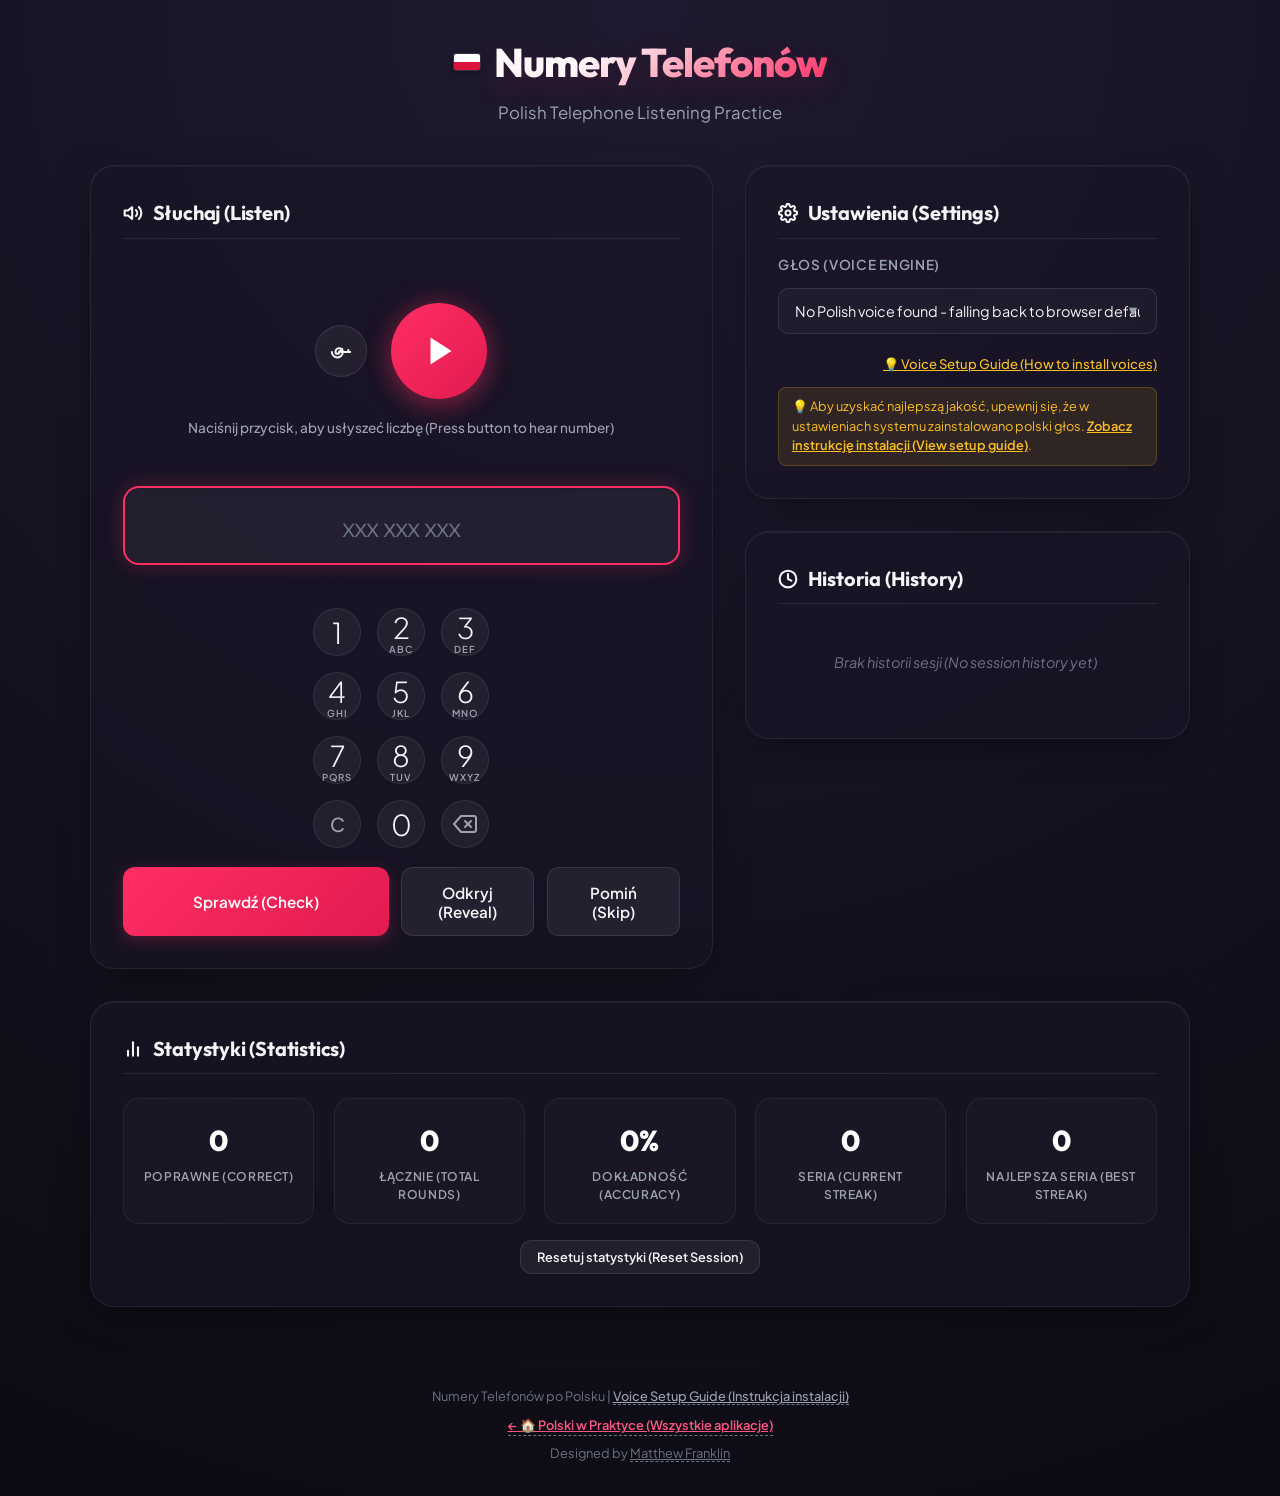
<file: index.html>
<!DOCTYPE html>
<html lang="pl" translate="no">
<head>
  <meta charset="UTF-8">
  <meta name="viewport" content="width=device-width, initial-scale=1.0">
  <meta name="google" content="notranslate">
  <meta name="google-site-verification" content="v5Ync3db5ME_PkkIbZeIAOeTJxsqjsdKLY2sR4P2wmw" />
  <!-- Site verifications -->
  <meta name="msvalidate.01" content="9C61C7104EEFD86EE01BC7C913FAF955" />
  <title>Numery Telefonów po Polsku | Polish Telephone Practice</title>
  <meta name="description" content="Improve your Polish listening skills by practicing spelling and pronunciation of Polish telephone numbers.">
  <link rel="stylesheet" href="style.css">
  <link rel="icon" type="image/svg+xml" href="favicon.svg">

  <!-- GoatCounter analytics -->
  <script data-goatcounter="https://ippikin.goatcounter.com/count"
          async src="//gc.zgo.at/count.js"></script>

  <!-- Schema.org JSON-LD -->
  <script type="application/ld+json">
  {
    "@context": "https://schema.org",
    "@type": "WebApplication",
    "name": "Numery Telefonów po Polsku - Polish Telephone Practice",
    "url": "https://ippikin.github.io/polish-telephone-practice/",
    "description": "Improve your Polish listening skills by practicing spelling and pronunciation of Polish telephone numbers.",
    "applicationCategory": "EducationalApplication",
    "operatingSystem": "All",
    "browserRequirements": "Requires JavaScript and Web Speech API support",
    "author": {
      "@type": "Person",
      "name": "Matthew Franklin",
      "url": "https://www.linkedin.com/in/matthew-franklin-eu-uk/"
    },
    "inLanguage": ["pl", "en"],
    "offers": {
      "@type": "Offer",
      "price": "0",
      "priceCurrency": "USD"
    }
  }
  </script>
</head>
<body>
  <div class="container">
    <header>
      <div class="logo-wrapper">
        <div class="polish-flag-badge">
          <div class="flag-white"></div>
          <div class="flag-red"></div>
        </div>
        <h1>Numery Telefonów</h1>
      </div>
      <p>Polish Telephone Listening Practice</p>
    </header>

    <main class="app-grid">
      <!-- Left Column: Interactive Practice -->
      <section class="glass-panel practice-card" id="practice-card-section">
        <h2 class="panel-title">
          <svg width="20" height="20" viewBox="0 0 24 24" fill="none" stroke="currentColor" stroke-width="2.5" stroke-linecap="round" stroke-linejoin="round">
            <polygon points="11 5 6 9 2 9 2 15 6 15 11 19 11 5"></polygon>
            <path d="M19.07 4.93a10 10 0 0 1 0 14.14M15.54 8.46a5 5 0 0 1 0 7.07"></path>
          </svg>
          Słuchaj (Listen)
        </h2>

        <div class="audio-section">
          <div class="audio-controls">
            <!-- Slow Speech Button -->
            <button class="play-slow-btn" id="play-slow-btn" title="Graj powoli (Play slow speed - 0.55x)">
              <svg xmlns="http://www.w3.org/2000/svg" width="22" height="22" viewBox="0 0 24 24" fill="none" stroke="currentColor" stroke-width="2.2" stroke-linecap="round" stroke-linejoin="round">
                <path d="M2 13a6 6 0 1 0 12 0 4 4 0 1 0-8 0 2 2 0 1 0 4 0" />
                <path d="m10 13 3.3-3.3" />
                <path d="M12 13h10" />
                <path d="M20 11v2" />
              </svg>
            </button>

            <!-- Main Play Button -->
            <button class="play-main-btn" id="play-btn" title="Graj (Play normal speed - 1.0x)">
              <svg viewBox="0 0 24 24">
                <polygon points="5,3 19,12 5,21"></polygon>
              </svg>
            </button>
          </div>
          <div class="audio-hint">Naciśnij przycisk, aby usłyszeć liczbę (Press button to hear number)</div>
        </div>

        <div class="input-form">
          <div class="input-group">
            <input type="tel" id="user-input" class="input-field" placeholder="XXX XXX XXX" autocomplete="off" required>
          </div>
          
          <!-- Dial Pad UI -->
          <div class="dial-pad">
            <button class="dial-btn" data-key="1">1</button>
            <button class="dial-btn" data-key="2">2<span class="dial-sub">ABC</span></button>
            <button class="dial-btn" data-key="3">3<span class="dial-sub">DEF</span></button>
            <button class="dial-btn" data-key="4">4<span class="dial-sub">GHI</span></button>
            <button class="dial-btn" data-key="5">5<span class="dial-sub">JKL</span></button>
            <button class="dial-btn" data-key="6">6<span class="dial-sub">MNO</span></button>
            <button class="dial-btn" data-key="7">7<span class="dial-sub">PQRS</span></button>
            <button class="dial-btn" data-key="8">8<span class="dial-sub">TUV</span></button>
            <button class="dial-btn" data-key="9">9<span class="dial-sub">WXYZ</span></button>
            <button class="dial-btn dial-action" id="dial-clear">C</button>
            <button class="dial-btn" data-key="0">0</button>
            <button class="dial-btn dial-action" id="dial-backspace">
              <svg xmlns="http://www.w3.org/2000/svg" width="24" height="24" viewBox="0 0 24 24" fill="none" stroke="currentColor" stroke-width="2" stroke-linecap="round" stroke-linejoin="round"><path d="M21 4H8l-7 8 7 8h13a2 2 0 0 0 2-2V6a2 2 0 0 0-2-2z"></path><line x1="18" y1="9" x2="12" y2="15"></line><line x1="12" y1="9" x2="18" y2="15"></line></svg>
            </button>
          </div>
          
          <div class="form-buttons">
            <button class="btn btn-primary" id="check-btn">Sprawdź (Check)</button>
            <button class="btn btn-secondary" id="reveal-btn" title="Odkryj odpowiedź (Reveal spelling and answer)">Odkryj (Reveal)</button>
            <button class="btn btn-secondary" id="skip-btn" title="Pomiń tę liczbę (Skip to next number)">Pomiń (Skip)</button>
          </div>
        </div>

        <!-- Feedback UI -->
        <div class="feedback hidden" id="feedback">
          <div class="feedback-header">
            <h3 id="feedback-title">Dobrze! (Correct!)</h3>
          </div>
          <div class="feedback-details" id="feedback-message">
            Liczba (Number): <strong>0</strong>
          </div>
          <div class="feedback-spelling" id="feedback-spelling">
            Słownie (In words): <span class="polish-spelling-highlight">zero</span>
          </div>
        </div>
      </section>

      <!-- Right Column: Settings & History -->
      <div class="config-card">
        <!-- Settings Panel -->
        <section class="glass-panel">
          <h2 class="panel-title">
            <svg width="20" height="20" viewBox="0 0 24 24" fill="none" stroke="currentColor" stroke-width="2.5" stroke-linecap="round" stroke-linejoin="round">
              <circle cx="12" cy="12" r="3"></circle>
              <path d="M19.4 15a1.65 1.65 0 0 0 .33 1.82l.06.06a2 2 0 1 1-2.83 2.83l-.06-.06a1.65 1.65 0 0 0-1.82-.33 1.65 1.65 0 0 0-1 1.51V21a2 2 0 0 1-4 0v-.09A1.65 1.65 0 0 0 9 19.4a1.65 1.65 0 0 0-1.82.33l-.06.06a2 2 0 1 1-2.83-2.83l.06-.06a1.65 1.65 0 0 0 .33-1.82 1.65 1.65 0 0 0-1.51-1H3a2 2 0 0 1 0-4h.09A1.65 1.65 0 0 0 4.6 9a1.65 1.65 0 0 0-.33-1.82l-.06-.06a2 2 0 1 1 2.83-2.83l.06.06a1.65 1.65 0 0 0 1.82.33H9a1.65 1.65 0 0 0 1-1.51V3a2 2 0 0 1 4 0v.09a1.65 1.65 0 0 0 1 1.51 1.65 1.65 0 0 0 1.82-.33l.06-.06a2 2 0 1 1 2.83 2.83l-.06.06a1.65 1.65 0 0 0-.33 1.82V9a1.65 1.65 0 0 0 1.51 1H21a2 2 0 0 1 0 4h-.09a1.65 1.65 0 0 0-1.51 1z"></path>
            </svg>
            Ustawienia (Settings)
          </h2>



          <div class="section-group">
            <label for="voice-select">Głos (Voice Engine)</label>
            <div class="select-wrapper">
              <select id="voice-select" class="custom-select">
                <option value="">Wyszukiwanie głosów... (Loading voices...)</option>
              </select>
            </div>
            <div style="margin-top: 0.5rem; display: flex; justify-content: flex-end;">
              <a href="instructions.html" style="font-size: 0.82rem; color: #fbbf24; text-decoration: underline; font-weight: 500;">
                💡 Voice Setup Guide (How to install voices)
              </a>
            </div>
            <div class="voice-warning" id="voice-warning">
              💡 Aby uzyskać najlepszą jakość, upewnij się, że w ustawieniach systemu zainstalowano polski głos. <a href="instructions.html" style="color: #fbbf24; text-decoration: underline; font-weight: 600;">Zobacz instrukcję instalacji (View setup guide)</a>.
            </div>
          </div>
        </section>

        <!-- History Panel -->
        <section class="glass-panel history-card">
          <h2 class="panel-title">
            <svg width="20" height="20" viewBox="0 0 24 24" fill="none" stroke="currentColor" stroke-width="2.5" stroke-linecap="round" stroke-linejoin="round">
              <circle cx="12" cy="12" r="10"></circle>
              <polyline points="12 6 12 12 16 14"></polyline>
            </svg>
            Historia (History)
          </h2>
          <ul class="history-list" id="history-list">
            <!-- Populated via Javascript -->
            <li class="history-empty">Brak historii sesji (No session history yet)</li>
          </ul>
        </section>
      </div>

      <!-- Statistics Panel (Full Width Bottom) -->
      <section class="glass-panel stats-container">
        <h2 class="panel-title" style="margin-bottom: 1.5rem;">
          <svg width="20" height="20" viewBox="0 0 24 24" fill="none" stroke="currentColor" stroke-width="2.5" stroke-linecap="round" stroke-linejoin="round">
            <line x1="18" y1="20" x2="18" y2="10"></line>
            <line x1="12" y1="20" x2="12" y2="4"></line>
            <line x1="6" y1="20" x2="6" y2="14"></line>
          </svg>
          Statystyki (Statistics)
        </h2>
        <div class="stats-grid">
          <div class="stat-card">
            <div class="stat-val" id="stats-correct">0</div>
            <div class="stat-label">Poprawne (Correct)</div>
          </div>
          <div class="stat-card">
            <div class="stat-val" id="stats-total">0</div>
            <div class="stat-label">Łącznie (Total Rounds)</div>
          </div>
          <div class="stat-card">
            <div class="stat-val" id="stats-accuracy">0%</div>
            <div class="stat-label">Dokładność (Accuracy)</div>
          </div>
          <div class="stat-card">
            <div class="stat-val" id="stats-streak">0</div>
            <div class="stat-label">Seria (Current Streak)</div>
          </div>
          <div class="stat-card">
            <div class="stat-val" id="stats-max-streak">0</div>
            <div class="stat-label">Najlepsza seria (Best Streak)</div>
          </div>
        </div>
        <div style="display: flex; justify-content: center;">
          <button class="btn btn-secondary reset-stats-btn" id="reset-stats-btn">Resetuj statystyki (Reset Session)</button>
        </div>
      </section>
    </main>

    <footer>
      <p>Numery Telefonów po Polsku | <a href="instructions.html" style="color: var(--text-secondary); text-decoration: underline; font-weight: 500;">Voice Setup Guide (Instrukcja instalacji)</a></p>
      <p style="margin-top: 0.6rem;">
        <a href="https://ippikin.github.io/" style="color: var(--accent-red-hover); text-decoration: underline; font-weight: 600; display: inline-flex; align-items: center; gap: 6px;">
          ← 🏠 Polski w Praktyce (Wszystkie aplikacje)
        </a>
      </p>
      <p style="margin-top: 0.5rem;">Designed by <a href="https://www.linkedin.com/in/matthew-franklin-eu-uk/" target="_blank" rel="noopener noreferrer" style="color: inherit; text-decoration: underline;">Matthew Franklin</a></p>
    </footer>
  </div>

  <script src="app.js?v=2"></script>
  <!-- Re-build trigger comment to test automatic deployment -->
</body>
</html>
</file>
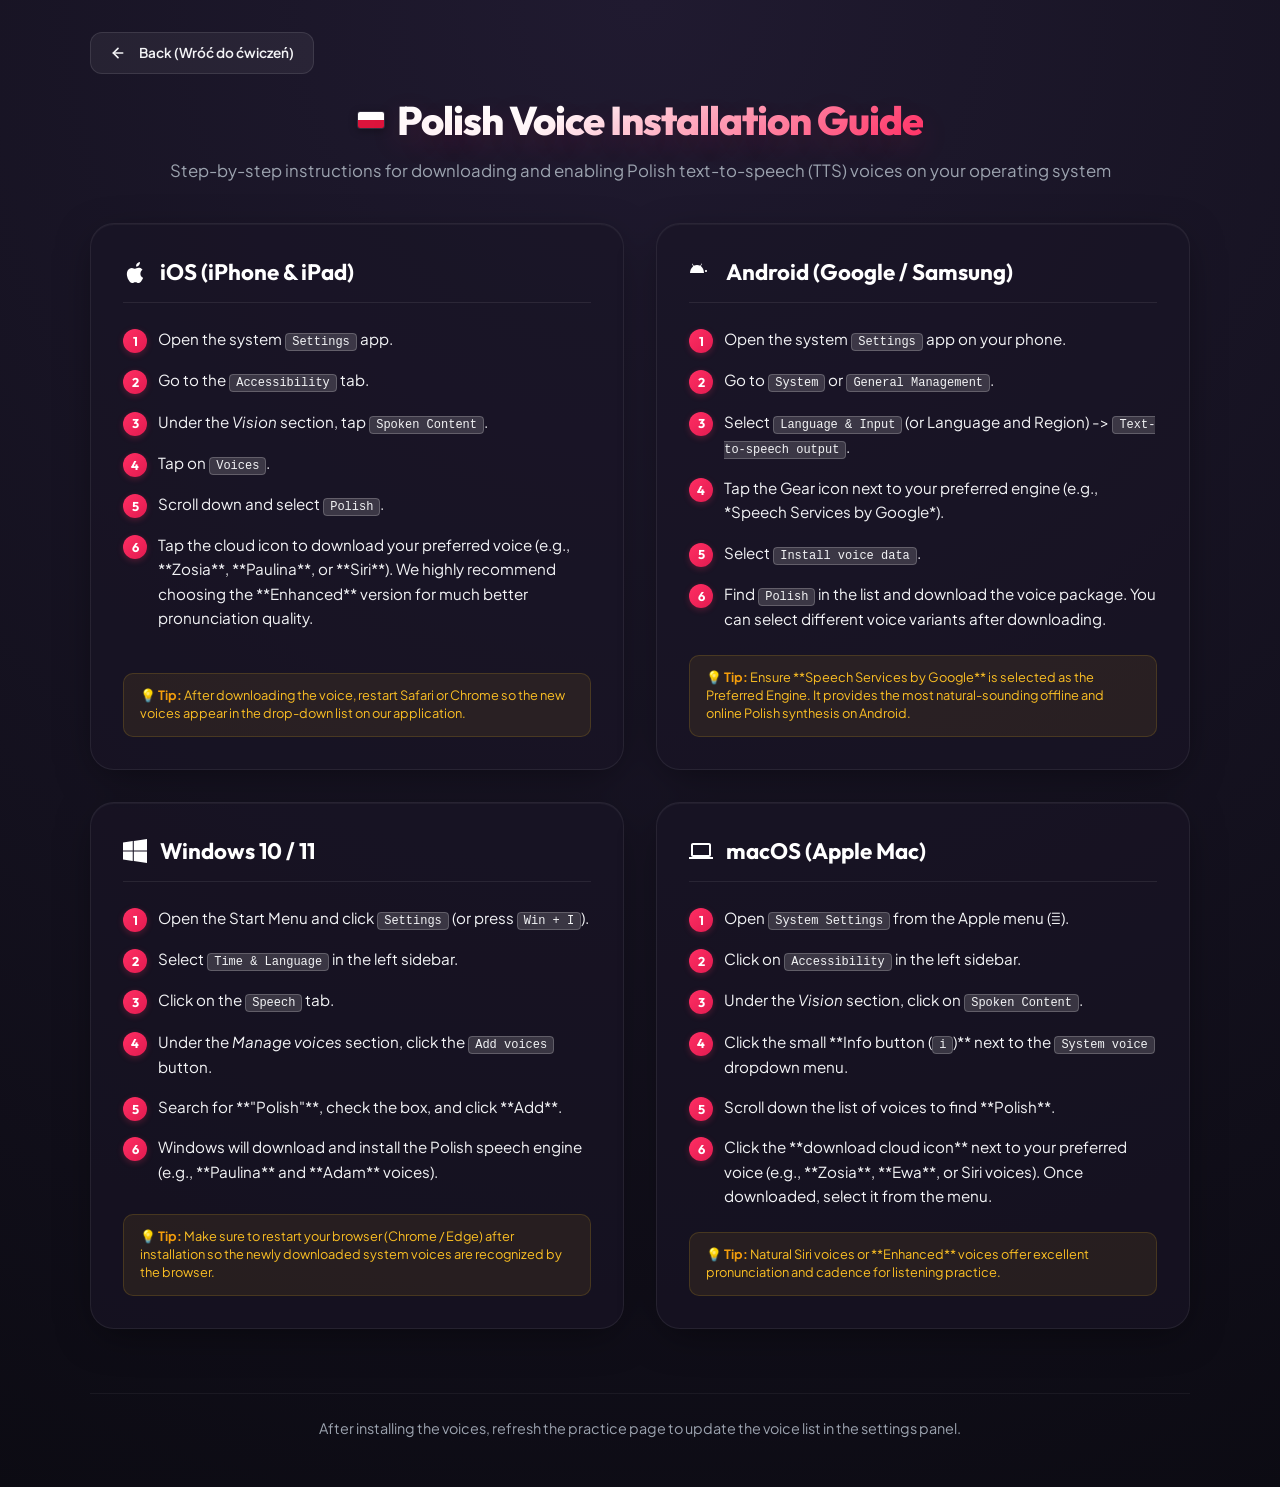
<file: instructions.html>
<!DOCTYPE html>
<html lang="en" translate="no">
<head>
  <meta charset="UTF-8">
  <meta name="viewport" content="width=device-width, initial-scale=1.0">
  <meta name="google" content="notranslate">
  <meta name="msvalidate.01" content="9C61C7104EEFD86EE01BC7C913FAF955" />
  <title>Polish Voice Installation Guide | Numery Telefonów po Polsku</title>
  <meta name="description" content="Step-by-step guide on how to download and install Polish text-to-speech (TTS) voices on Android, iOS, Windows, and macOS.">
  <link rel="stylesheet" href="style.css">
  <link rel="icon" type="image/svg+xml" href="favicon.svg">
  <style>
    /* Specific styles for the instructions page */
    .back-btn-container {
      margin-bottom: 1rem;
      animation: fadeInDown 0.8s ease-out;
    }
    
    .instructions-grid {
      display: grid;
      grid-template-columns: repeat(auto-fit, minmax(450px, 1fr));
      gap: 2rem;
      animation: fadeInUp 0.8s ease-out 0.2s both;
    }
    
    @media (max-width: 960px) {
      .instructions-grid {
        grid-template-columns: 1fr;
      }
    }
    
    .os-card {
      display: flex;
      flex-direction: column;
      gap: 1.5rem;
      height: 100%;
    }
    
    .os-header {
      display: flex;
      align-items: center;
      gap: 0.8rem;
      font-size: 1.4rem;
      font-family: var(--font-display);
      font-weight: 700;
      color: #ffffff;
      border-bottom: 1px solid rgba(255, 255, 255, 0.08);
      padding-bottom: 0.8rem;
    }
    
    .os-icon {
      width: 24px;
      height: 24px;
      fill: currentColor;
    }
    
    .steps-list {
      list-style-type: none;
      display: flex;
      flex-direction: column;
      gap: 1rem;
      padding-left: 0;
      flex-grow: 1;
    }
    
    .steps-list li {
      position: relative;
      padding-left: 2.2rem;
      font-size: 0.95rem;
      line-height: 1.6;
      color: var(--text-primary);
    }
    
    .steps-list li::before {
      content: attr(data-step);
      position: absolute;
      left: 0;
      top: 2px;
      width: 24px;
      height: 24px;
      background: linear-gradient(135deg, var(--accent-red) 0%, #e21b50 100%);
      color: #ffffff;
      font-family: var(--font-display);
      font-weight: 700;
      font-size: 0.8rem;
      border-radius: 50%;
      display: flex;
      align-items: center;
      justify-content: center;
      box-shadow: 0 2px 6px var(--accent-red-glow);
    }
    
    .os-tip {
      font-size: 0.8rem;
      color: #fbbf24;
      background: rgba(251, 191, 36, 0.08);
      padding: 0.8rem 1rem;
      border-radius: 10px;
      border: 1px solid rgba(251, 191, 36, 0.15);
      margin-top: auto;
      line-height: 1.4;
    }
    
    .os-tip strong {
      color: #f59e0b;
    }
    
    .instructions-footer {
      text-align: center;
      margin-top: 2rem;
      padding: 1.5rem;
      border-top: 1px solid rgba(255, 255, 255, 0.05);
    }
    
    .instructions-footer p {
      color: var(--text-secondary);
      font-size: 0.9rem;
    }
  </style>

  <!-- GoatCounter analytics -->
  <script data-goatcounter="https://ippikin.goatcounter.com/count"
          async src="//gc.zgo.at/count.js"></script>
</head>
<body>
  <div class="container">
    <header>
      <div class="back-btn-container" style="display: flex; justify-content: flex-start;">
        <a href="index.html" class="btn btn-secondary" style="font-size: 0.85rem; padding: 0.6rem 1.2rem;">
          <svg width="16" height="16" viewBox="0 0 24 24" fill="none" stroke="currentColor" stroke-width="2.5" stroke-linecap="round" stroke-linejoin="round" style="margin-right: 0.3rem;">
            <line x1="19" y1="12" x2="5" y2="12"></line>
            <polyline points="12 19 5 12 12 5"></polyline>
          </svg>
          Back (Wróć do ćwiczeń)
        </a>
      </div>
      
      <div class="logo-wrapper">
        <div class="polish-flag-badge">
          <div class="flag-white"></div>
          <div class="flag-red"></div>
        </div>
        <h1>Polish Voice Installation Guide</h1>
      </div>
      <p>Step-by-step instructions for downloading and enabling Polish text-to-speech (TTS) voices on your operating system</p>
    </header>

    <main class="instructions-grid">
      <!-- iOS Section -->
      <section class="glass-panel os-card">
        <h2 class="os-header">
          <!-- Apple Icon -->
          <svg class="os-icon" viewBox="0 0 24 24">
            <path fill="currentColor" d="M18.71 19.5C17.88 20.74 17 21.95 15.66 21.97C14.32 22 13.89 21.18 12.37 21.18C10.84 21.18 10.37 21.95 9.1 22C7.79 22.05 6.8 20.68 5.96 19.47C4.25 17 2.94 12.45 4.7 9.39C5.57 7.87 7.13 6.91 8.82 6.88C10.1 6.86 11.32 7.75 12.11 7.75C12.89 7.75 14.37 6.68 15.92 6.84C16.57 6.87 18.39 7.1 19.56 8.82C19.47 8.88 17.39 10.1 17.41 12.63C17.44 15.65 20.06 16.66 20.1 16.67C20.08 16.74 19.67 18.11 18.71 19.5M15.97 4.17C16.63 3.37 17.07 2.28 16.95 1C15.96 1.04 14.76 1.66 14.05 2.5C13.45 3.19 12.92 4.3 13.08 5.56C14.18 5.65 15.3 4.98 15.97 4.17Z"/>
          </svg>
          iOS (iPhone & iPad)
        </h2>
        
        <ul class="steps-list">
          <li data-step="1">Open the system <span class="kbd">Settings</span> app.</li>
          <li data-step="2">Go to the <span class="kbd">Accessibility</span> tab.</li>
          <li data-step="3">Under the <i>Vision</i> section, tap <span class="kbd">Spoken Content</span>.</li>
          <li data-step="4">Tap on <span class="kbd">Voices</span>.</li>
          <li data-step="5">Scroll down and select <span class="kbd">Polish</span>.</li>
          <li data-step="6">Tap the cloud icon to download your preferred voice (e.g., **Zosia**, **Paulina**, or **Siri**). We highly recommend choosing the **Enhanced** version for much better pronunciation quality.</li>
        </ul>
        
        <div class="os-tip">
          💡 <strong>Tip:</strong> After downloading the voice, restart Safari or Chrome so the new voices appear in the drop-down list on our application.
        </div>
      </section>

      <!-- Android Section -->
      <section class="glass-panel os-card">
        <h2 class="os-header">
          <!-- Android Icon -->
          <svg class="os-icon" viewBox="0 0 24 24">
            <path fill="currentColor" d="M7 11c.55 0 1-.45 1-1s-.45-1-1-1-1 .45-1 1 .45 1 1 1zm10 0c.55 0 1-.45 1-1s-.45-1-1-1-1 .45-1 1 .45 1 1 1zm-5.17-5.91l1.17-2.03c.09-.15.04-.34-.1-.43-.15-.09-.34-.04-.43.1l-1.19 2.06C10.23 4.3 9.17 4 8 4s-2.23.3-3.28.84L3.53 2.78c-.09-.15-.28-.2-.43-.1-.15.09-.2.28-.1.43l1.17 2.03C2.17 6.82 1 9.27 1 12h14c0-2.73-1.17-5.18-3.17-6.91z"/>
          </svg>
          Android (Google / Samsung)
        </h2>
        
        <ul class="steps-list">
          <li data-step="1">Open the system <span class="kbd">Settings</span> app on your phone.</li>
          <li data-step="2">Go to <span class="kbd">System</span> or <span class="kbd">General Management</span>.</li>
          <li data-step="3">Select <span class="kbd">Language & Input</span> (or Language and Region) -> <span class="kbd">Text-to-speech output</span>.</li>
          <li data-step="4">Tap the Gear icon next to your preferred engine (e.g., *Speech Services by Google*).</li>
          <li data-step="5">Select <span class="kbd">Install voice data</span>.</li>
          <li data-step="6">Find <span class="kbd">Polish</span> in the list and download the voice package. You can select different voice variants after downloading.</li>
        </ul>
        
        <div class="os-tip">
          💡 <strong>Tip:</strong> Ensure **Speech Services by Google** is selected as the Preferred Engine. It provides the most natural-sounding offline and online Polish synthesis on Android.
        </div>
      </section>

      <!-- Windows Section -->
      <section class="glass-panel os-card">
        <h2 class="os-header">
          <!-- Windows Icon -->
          <svg class="os-icon" viewBox="0 0 24 24">
            <path fill="currentColor" d="M0 3.449L9.75 2.1v9.45H0V3.449zM0 12.45h9.75v9.45L0 20.551v-8.1zM10.8 1.95L24 0v11.55H10.8V1.95zM10.8 12.45H24v11.55l-13.2-1.95v-9.6z"/>
          </svg>
          Windows 10 / 11
        </h2>
        
        <ul class="steps-list">
          <li data-step="1">Open the Start Menu and click <span class="kbd">Settings</span> (or press <span class="kbd">Win + I</span>).</li>
          <li data-step="2">Select <span class="kbd">Time & Language</span> in the left sidebar.</li>
          <li data-step="3">Click on the <span class="kbd">Speech</span> tab.</li>
          <li data-step="4">Under the <i>Manage voices</i> section, click the <span class="kbd">Add voices</span> button.</li>
          <li data-step="5">Search for **"Polish"**, check the box, and click **Add**.</li>
          <li data-step="6">Windows will download and install the Polish speech engine (e.g., **Paulina** and **Adam** voices).</li>
        </ul>
        
        <div class="os-tip">
          💡 <strong>Tip:</strong> Make sure to restart your browser (Chrome / Edge) after installation so the newly downloaded system voices are recognized by the browser.
        </div>
      </section>

      <!-- macOS Section -->
      <section class="glass-panel os-card">
        <h2 class="os-header">
          <!-- macOS Icon -->
          <svg class="os-icon" viewBox="0 0 24 24">
            <path fill="currentColor" d="M20 18c1.1 0 2-.9 2-2V6c0-1.1-.9-2-2-2H4c-1.1 0-2 .9-2 2v10c0 1.1.9 2 2 2H0v2h24v-2h-4zM4 6h16v10H4V6z"/>
          </svg>
          macOS (Apple Mac)
        </h2>
        
        <ul class="steps-list">
          <li data-step="1">Open <span class="kbd">System Settings</span> from the Apple menu ().</li>
          <li data-step="2">Click on <span class="kbd">Accessibility</span> in the left sidebar.</li>
          <li data-step="3">Under the <i>Vision</i> section, click on <span class="kbd">Spoken Content</span>.</li>
          <li data-step="4">Click the small **Info button (<span class="kbd">i</span>)** next to the <span class="kbd">System voice</span> dropdown menu.</li>
          <li data-step="5">Scroll down the list of voices to find **Polish**.</li>
          <li data-step="6">Click the **download cloud icon** next to your preferred voice (e.g., **Zosia**, **Ewa**, or Siri voices). Once downloaded, select it from the menu.</li>
        </ul>
        
        <div class="os-tip">
          💡 <strong>Tip:</strong> Natural Siri voices or **Enhanced** voices offer excellent pronunciation and cadence for listening practice.
        </div>
      </section>
    </main>

    <div class="instructions-footer">
      <p>After installing the voices, refresh the practice page to update the voice list in the settings panel.</p>
    </div>
  </div>
</body>
</html>
</file>
<file: style.css>
/* 
   Polish Number Listening Practice - Styling
   Dark Glassmorphism Theme with Polish Flag Crimson/White Accents
*/

@import url('https://fonts.googleapis.com/css2?family=Outfit:wght@300;400;500;600;700;800&family=Plus+Jakarta+Sans:wght@300;400;500;600;700&display=swap');

:root {
  --bg-gradient: radial-gradient(circle at 50% 0%, #201a30 0%, #0c0b13 100%);
  --panel-bg: rgba(25, 21, 38, 0.65);
  --panel-border: rgba(255, 255, 255, 0.07);
  --panel-glow: 0 10px 40px -10px rgba(0, 0, 0, 0.5);
  
  --accent-red: #ff2e63;
  --accent-red-glow: rgba(255, 46, 99, 0.25);
  --accent-red-hover: #ff5782;
  
  --accent-white: #ffffff;
  --accent-white-glow: rgba(255, 255, 255, 0.15);
  
  --text-primary: #f3f4f6;
  --text-secondary: #9ca3af;
  --text-muted: #6b7280;
  
  --color-success: #10b981;
  --color-success-glow: rgba(16, 185, 129, 0.15);
  --color-danger: #ef4444;
  --color-danger-glow: rgba(239, 68, 68, 0.15);
  
  --font-display: 'Outfit', sans-serif;
  --font-sans: 'Plus Jakarta Sans', sans-serif;
  
  --transition-smooth: all 0.3s cubic-bezier(0.4, 0, 0.2, 1);
  --transition-bounce: all 0.4s cubic-bezier(0.175, 0.885, 0.32, 1.275);
}

* {
  box-sizing: border-box;
  margin: 0;
  padding: 0;
}

body {
  font-family: var(--font-sans);
  background: var(--bg-gradient);
  color: var(--text-primary);
  min-height: 100vh;
  display: flex;
  flex-direction: column;
  align-items: center;
  padding: 2rem 1rem;
  overflow-x: hidden;
  line-height: 1.5;
}

.container {
  width: 100%;
  max-width: 1100px;
  margin: 0 auto;
  display: flex;
  flex-direction: column;
  gap: 2rem;
}

/* Header Styling */
header {
  text-align: center;
  margin-bottom: 0.5rem;
  animation: fadeInDown 0.8s ease-out;
}

.logo-wrapper {
  display: flex;
  align-items: center;
  justify-content: center;
  gap: 0.8rem;
  margin-bottom: 0.5rem;
}

.polish-flag-badge {
  display: inline-flex;
  flex-direction: column;
  width: 28px;
  height: 18px;
  border-radius: 3px;
  overflow: hidden;
  box-shadow: 0 2px 8px rgba(0, 0, 0, 0.3);
  border: 1px solid rgba(255, 255, 255, 0.1);
}

.flag-white {
  background: #ffffff;
  flex: 1;
}

.flag-red {
  background: #dc143c;
  flex: 1;
}

h1 {
  font-family: var(--font-display);
  font-weight: 800;
  font-size: 2.5rem;
  letter-spacing: -0.025em;
  background: linear-gradient(135deg, var(--accent-white) 30%, var(--accent-red) 100%);
  -webkit-background-clip: text;
  -webkit-text-fill-color: transparent;
  text-shadow: 0 10px 30px rgba(255, 46, 99, 0.15);
}

header p {
  color: var(--text-secondary);
  font-size: 1.05rem;
  font-weight: 400;
}

/* Main Grid Layout */
.app-grid {
  display: grid;
  grid-template-columns: 1.4fr 1fr;
  gap: 2rem;
  align-items: start;
  animation: fadeInUp 0.8s ease-out 0.2s both;
}

@media (max-width: 900px) {
  .app-grid {
    grid-template-columns: 1fr;
  }
}

/* Glassmorphic Panel Base */
.glass-panel {
  background: var(--panel-bg);
  backdrop-filter: blur(16px);
  -webkit-backdrop-filter: blur(16px);
  border: 1px solid var(--panel-border);
  border-radius: 24px;
  padding: 2rem;
  box-shadow: var(--panel-glow), inset 0 1px 1px rgba(255, 255, 255, 0.05);
  transition: var(--transition-smooth);
}

.glass-panel:hover {
  border-color: rgba(255, 255, 255, 0.12);
  box-shadow: 0 15px 50px -10px rgba(0, 0, 0, 0.6), 0 0 30px rgba(255, 46, 99, 0.03);
}

/* Main Practice Card */
.practice-card {
  display: flex;
  flex-direction: column;
  gap: 2rem;
  position: relative;
  overflow: hidden;
}

/* Audio Player Section */
.audio-section {
  display: flex;
  flex-direction: column;
  align-items: center;
  gap: 1.2rem;
  padding: 1rem 0;
}

.audio-controls {
  display: flex;
  gap: 1.5rem;
  align-items: center;
}

.play-main-btn {
  width: 96px;
  height: 96px;
  border-radius: 50%;
  background: linear-gradient(135deg, var(--accent-red) 0%, #e21b50 100%);
  border: none;
  cursor: pointer;
  display: flex;
  align-items: center;
  justify-content: center;
  box-shadow: 0 0 30px var(--accent-red-glow), 0 8px 24px rgba(255, 46, 99, 0.3);
  transition: var(--transition-bounce);
  outline: none;
  position: relative;
}

.play-main-btn::after {
  content: '';
  position: absolute;
  top: -6px;
  left: -6px;
  right: -6px;
  bottom: -6px;
  border-radius: 50%;
  border: 2px solid var(--accent-red);
  opacity: 0;
  transition: var(--transition-smooth);
}

.play-main-btn:hover {
  transform: scale(1.08);
  box-shadow: 0 0 45px rgba(255, 46, 99, 0.5), 0 10px 28px rgba(255, 46, 99, 0.4);
}

.play-main-btn:hover::after {
  opacity: 0.4;
  transform: scale(1.05);
}

.play-main-btn:active {
  transform: scale(0.95);
}

.play-main-btn svg {
  width: 36px;
  height: 36px;
  fill: #ffffff;
  margin-left: 4px; /* offset play icon visually */
  transition: var(--transition-smooth);
}

.play-main-btn.playing {
  animation: pulse 1.2s infinite;
  background: linear-gradient(135deg, #10b981 0%, #059669 100%);
  box-shadow: 0 0 30px rgba(16, 185, 129, 0.4);
}

.play-main-btn.playing svg {
  margin-left: 0;
  transform: scale(1.1);
}

.play-slow-btn {
  background: rgba(255, 255, 255, 0.05);
  border: 1px solid rgba(255, 255, 255, 0.1);
  color: var(--text-primary);
  width: 52px;
  height: 52px;
  border-radius: 50%;
  cursor: pointer;
  display: flex;
  align-items: center;
  justify-content: center;
  transition: var(--transition-smooth);
}

.play-slow-btn:hover {
  background: rgba(255, 255, 255, 0.12);
  border-color: rgba(255, 255, 255, 0.2);
  transform: scale(1.05);
}

.play-slow-btn.playing {
  background: var(--color-success-glow);
  color: var(--color-success);
  border-color: var(--color-success);
}

.audio-hint {
  font-size: 0.85rem;
  color: var(--text-secondary);
  font-weight: 500;
  display: flex;
  align-items: center;
  gap: 0.4rem;
}

/* Practice Input Form */
.input-form {
  display: flex;
  flex-direction: column;
  gap: 1.2rem;
  width: 100%;
}

.input-group {
  position: relative;
  display: flex;
  align-items: center;
  border-radius: 16px;
  background: rgba(255, 255, 255, 0.03);
  border: 2px solid rgba(255, 255, 255, 0.08);
  transition: var(--transition-smooth);
  box-shadow: inset 0 2px 4px rgba(0, 0, 0, 0.2);
}

.input-group:focus-within {
  border-color: var(--accent-red);
  box-shadow: 0 0 20px var(--accent-red-glow), inset 0 2px 4px rgba(0, 0, 0, 0.1);
  background: rgba(255, 255, 255, 0.05);
}

.input-field {
  width: 100%;
  background: transparent;
  border: none;
  outline: none;
  color: #ffffff;
  font-family: var(--font-display);
  font-size: 1.8rem;
  font-weight: 700;
  padding: 1.2rem 1.5rem;
  text-align: center;
  letter-spacing: 2px;
}

.input-field::placeholder {
  color: var(--text-muted);
  font-size: 1.2rem;
  font-weight: 400;
  letter-spacing: 0;
}

/* Chrome/Safari spin button removal */
.input-field::-webkit-outer-spin-button,
.input-field::-webkit-inner-spin-button {
  -webkit-appearance: none;
  margin: 0;
}

/* Firefox spin button removal */
.input-field[type=number] {
  -moz-appearance: textfield;
}

.form-buttons {
  display: grid;
  grid-template-columns: 2fr 1fr 1fr;
  gap: 0.8rem;
}

@media (max-width: 500px) {
  .form-buttons {
    grid-template-columns: 1fr;
  }
}

/* Buttons Base */
.btn {
  font-family: var(--font-sans);
  font-weight: 600;
  font-size: 0.95rem;
  padding: 0.9rem 1.5rem;
  border-radius: 12px;
  cursor: pointer;
  transition: var(--transition-smooth);
  display: inline-flex;
  align-items: center;
  justify-content: center;
  gap: 0.5rem;
  outline: none;
  text-decoration: none;
}

.btn-primary {
  background: linear-gradient(135deg, var(--accent-red) 0%, #e21b50 100%);
  color: #ffffff;
  border: none;
  box-shadow: 0 4px 15px var(--accent-red-glow);
}

.btn-primary:hover:not(:disabled) {
  transform: translateY(-2px);
  box-shadow: 0 6px 20px rgba(255, 46, 99, 0.4);
  background: linear-gradient(135deg, var(--accent-red-hover) 0%, var(--accent-red) 100%);
}

.btn-primary:active:not(:disabled) {
  transform: translateY(0);
}

.btn-secondary {
  background: rgba(255, 255, 255, 0.06);
  color: var(--text-primary);
  border: 1px solid rgba(255, 255, 255, 0.1);
}

.btn-secondary:hover:not(:disabled) {
  background: rgba(255, 255, 255, 0.12);
  border-color: rgba(255, 255, 255, 0.2);
}

.btn:disabled {
  opacity: 0.5;
  cursor: not-allowed;
  transform: none !important;
  box-shadow: none !important;
}

.kbd {
  background: rgba(255, 255, 255, 0.15);
  border-radius: 4px;
  padding: 1px 6px;
  font-size: 0.75rem;
  font-family: monospace;
  border: 1px solid rgba(255, 255, 255, 0.2);
}

/* Feedback Element styling */
.feedback {
  border-radius: 16px;
  padding: 1.5rem;
  display: flex;
  flex-direction: column;
  gap: 0.8rem;
  animation: slideInUp 0.4s cubic-bezier(0.175, 0.885, 0.32, 1.275);
  border-left: 4px solid transparent;
}

.feedback.hidden {
  display: none !important;
}

.feedback.correct {
  background: var(--color-success-glow);
  border-color: var(--color-success);
  box-shadow: 0 0 25px rgba(16, 185, 129, 0.05);
}

.feedback.incorrect {
  background: var(--color-danger-glow);
  border-color: var(--color-danger);
  box-shadow: 0 0 25px rgba(239, 68, 68, 0.05);
}

.feedback-header {
  display: flex;
  justify-content: space-between;
  align-items: center;
}

.feedback h3 {
  font-family: var(--font-display);
  font-size: 1.25rem;
  font-weight: 700;
}

.feedback.correct h3 {
  color: var(--color-success);
}

.feedback.incorrect h3 {
  color: var(--color-danger);
}

.feedback-details {
  font-size: 1.1rem;
}

.feedback-spelling {
  font-size: 1rem;
  background: rgba(0, 0, 0, 0.2);
  padding: 0.75rem 1rem;
  border-radius: 10px;
  border: 1px solid rgba(255, 255, 255, 0.05);
}

.polish-spelling-highlight {
  font-weight: 700;
  color: var(--accent-red-hover);
  letter-spacing: 0.02em;
}

.next-round-btn {
  margin-top: 0.5rem;
  animation: pulseButton 2s infinite;
}

/* Side/Configuration Card */
.config-card {
  display: flex;
  flex-direction: column;
  gap: 2rem;
}

.panel-title {
  font-family: var(--font-display);
  font-weight: 700;
  font-size: 1.25rem;
  letter-spacing: -0.01em;
  margin-bottom: 1rem;
  display: flex;
  align-items: center;
  gap: 0.6rem;
  border-bottom: 1px solid rgba(255, 255, 255, 0.08);
  padding-bottom: 0.6rem;
}

.section-group {
  display: flex;
  flex-direction: column;
  gap: 0.8rem;
}

.section-group label {
  font-size: 0.85rem;
  font-weight: 600;
  text-transform: uppercase;
  letter-spacing: 0.05em;
  color: var(--text-secondary);
}

/* Dial Pad UI */
.dial-pad {
  display: grid;
  grid-template-columns: repeat(3, 1fr);
  gap: 1rem;
  margin-top: 1.5rem;
  max-width: 280px;
  margin-left: auto;
  margin-right: auto;
}

.dial-btn {
  background: rgba(255, 255, 255, 0.05);
  border: 1px solid rgba(255, 255, 255, 0.08);
  border-radius: 50%;
  aspect-ratio: 1;
  display: flex;
  flex-direction: column;
  align-items: center;
  justify-content: center;
  color: var(--text-primary);
  font-family: var(--font-sans);
  cursor: pointer;
  transition: var(--transition-smooth);
  font-size: 1.8rem;
  font-weight: 300;
}

.dial-btn:hover {
  background: rgba(255, 255, 255, 0.12);
  border-color: rgba(255, 255, 255, 0.2);
  transform: translateY(-2px);
}

.dial-btn:active {
  background: rgba(255, 255, 255, 0.2);
  transform: translateY(0);
}

.dial-sub {
  font-size: 0.6rem;
  font-weight: 600;
  letter-spacing: 1px;
  color: var(--text-secondary);
  text-transform: uppercase;
  margin-top: -2px;
}

.dial-action {
  font-size: 1.2rem;
  font-weight: 500;
  color: var(--text-secondary);
}



/* Custom Dropdown select */
.select-wrapper {
  position: relative;
}

.custom-select {
  width: 100%;
  background: rgba(255, 255, 255, 0.03);
  border: 1px solid rgba(255, 255, 255, 0.1);
  color: var(--text-primary);
  border-radius: 10px;
  padding: 0.8rem 1rem;
  font-family: var(--font-sans);
  font-size: 0.9rem;
  outline: none;
  cursor: pointer;
  appearance: none;
  -webkit-appearance: none;
  transition: var(--transition-smooth);
}

.custom-select:focus {
  border-color: var(--accent-red);
  background: rgba(255, 255, 255, 0.06);
}

.select-wrapper::after {
  content: '▼';
  font-size: 0.7rem;
  position: absolute;
  right: 1.2rem;
  top: 50%;
  transform: translateY(-50%);
  color: var(--text-secondary);
  pointer-events: none;
}

.voice-warning {
  font-size: 0.8rem;
  color: #fbbf24;
  background: rgba(251, 191, 36, 0.1);
  padding: 0.6rem 0.8rem;
  border-radius: 8px;
  border: 1px solid rgba(251, 191, 36, 0.2);
  display: none;
}

/* Statistics Grid */
.stats-container {
  grid-column: 1 / -1;
}

.stats-grid {
  display: grid;
  grid-template-columns: repeat(auto-fit, minmax(160px, 1fr));
  gap: 1.2rem;
}

.stat-card {
  background: rgba(255, 255, 255, 0.02);
  border: 1px solid rgba(255, 255, 255, 0.06);
  border-radius: 16px;
  padding: 1.2rem;
  text-align: center;
  display: flex;
  flex-direction: column;
  gap: 0.4rem;
  transition: var(--transition-smooth);
}

.stat-card:hover {
  background: rgba(255, 255, 255, 0.04);
  border-color: rgba(255, 255, 255, 0.1);
  transform: translateY(-2px);
}

.stat-val {
  font-family: var(--font-display);
  font-size: 1.8rem;
  font-weight: 800;
  color: #ffffff;
}

.stat-label {
  font-size: 0.75rem;
  font-weight: 600;
  text-transform: uppercase;
  color: var(--text-secondary);
  letter-spacing: 0.05em;
}

.reset-stats-btn {
  margin-top: 1rem;
  align-self: center;
  font-size: 0.8rem;
  padding: 0.5rem 1rem;
}

/* History Card */
.history-card {
  display: flex;
  flex-direction: column;
  max-height: 480px;
}

.history-list {
  list-style: none;
  overflow-y: auto;
  padding-right: 0.3rem;
  display: flex;
  flex-direction: column;
  gap: 0.8rem;
  flex: 1;
}

/* Custom Scrollbar for history */
.history-list::-webkit-scrollbar {
  width: 6px;
}

.history-list::-webkit-scrollbar-track {
  background: rgba(0, 0, 0, 0.1);
  border-radius: 3px;
}

.history-list::-webkit-scrollbar-thumb {
  background: rgba(255, 255, 255, 0.1);
  border-radius: 3px;
}

.history-list::-webkit-scrollbar-thumb:hover {
  background: rgba(255, 255, 255, 0.2);
}

.history-empty {
  color: var(--text-muted);
  text-align: center;
  font-size: 0.9rem;
  padding: 2rem 0;
  font-style: italic;
}

.history-item {
  background: rgba(255, 255, 255, 0.02);
  border: 1px solid rgba(255, 255, 255, 0.05);
  border-radius: 12px;
  padding: 0.8rem 1rem;
  display: flex;
  flex-direction: column;
  gap: 0.4rem;
  transition: var(--transition-smooth);
}

.history-item:hover {
  background: rgba(255, 255, 255, 0.04);
}

.history-item.history-correct {
  border-left: 3px solid var(--color-success);
}

.history-item.history-incorrect {
  border-left: 3px solid var(--color-danger);
}

.history-header {
  display: flex;
  align-items: center;
  gap: 0.6rem;
  font-size: 0.9rem;
}

.history-badge {
  display: inline-flex;
  align-items: center;
  justify-content: center;
  width: 18px;
  height: 18px;
  border-radius: 50%;
  font-size: 0.7rem;
  font-weight: 700;
}

.badge-correct {
  background: rgba(16, 185, 129, 0.2);
  color: var(--color-success);
}

.badge-incorrect {
  background: rgba(239, 68, 68, 0.2);
  color: var(--color-danger);
}

.history-number {
  font-family: var(--font-display);
  font-weight: 700;
  font-size: 1.05rem;
}

.history-guess {
  color: var(--text-secondary);
  font-size: 0.8rem;
  margin-right: auto;
}

.history-replay-btn {
  background: transparent;
  border: none;
  cursor: pointer;
  color: var(--text-secondary);
  font-size: 0.9rem;
  padding: 2px;
  border-radius: 4px;
  transition: var(--transition-smooth);
}

.history-replay-btn:hover {
  color: var(--text-primary);
  background: rgba(255, 255, 255, 0.08);
  transform: scale(1.1);
}

.history-spelling {
  font-size: 0.8rem;
  color: var(--text-secondary);
  white-space: nowrap;
  overflow: hidden;
  text-overflow: ellipsis;
  padding-left: 1.5rem;
  font-style: italic;
}

/* Footer Styling */
footer {
  text-align: center;
  margin-top: 3rem;
  font-size: 0.8rem;
  color: var(--text-muted);
}

footer a {
  color: var(--text-secondary);
  text-decoration: none;
  border-bottom: 1px dashed var(--text-muted);
  transition: var(--transition-smooth);
}

footer a:hover {
  color: var(--accent-red-hover);
  border-color: var(--accent-red-hover);
}

/* Animations */
@keyframes fadeInDown {
  from {
    opacity: 0;
    transform: translateY(-20px);
  }
  to {
    opacity: 1;
    transform: translateY(0);
  }
}

@keyframes fadeInUp {
  from {
    opacity: 0;
    transform: translateY(20px);
  }
  to {
    opacity: 1;
    transform: translateY(0);
  }
}

@keyframes slideInUp {
  from {
    opacity: 0;
    transform: translateY(15px);
  }
  to {
    opacity: 1;
    transform: translateY(0);
  }
}

@keyframes pulse {
  0% {
    box-shadow: 0 0 0 0 rgba(16, 185, 129, 0.4);
  }
  70% {
    box-shadow: 0 0 0 15px rgba(16, 185, 129, 0);
  }
  100% {
    box-shadow: 0 0 0 0 rgba(16, 185, 129, 0);
  }
}

@keyframes pulseButton {
  0% {
    transform: scale(1);
  }
  50% {
    transform: scale(1.02);
    box-shadow: 0 6px 22px rgba(255, 46, 99, 0.5);
  }
  100% {
    transform: scale(1);
  }
}
</file>
